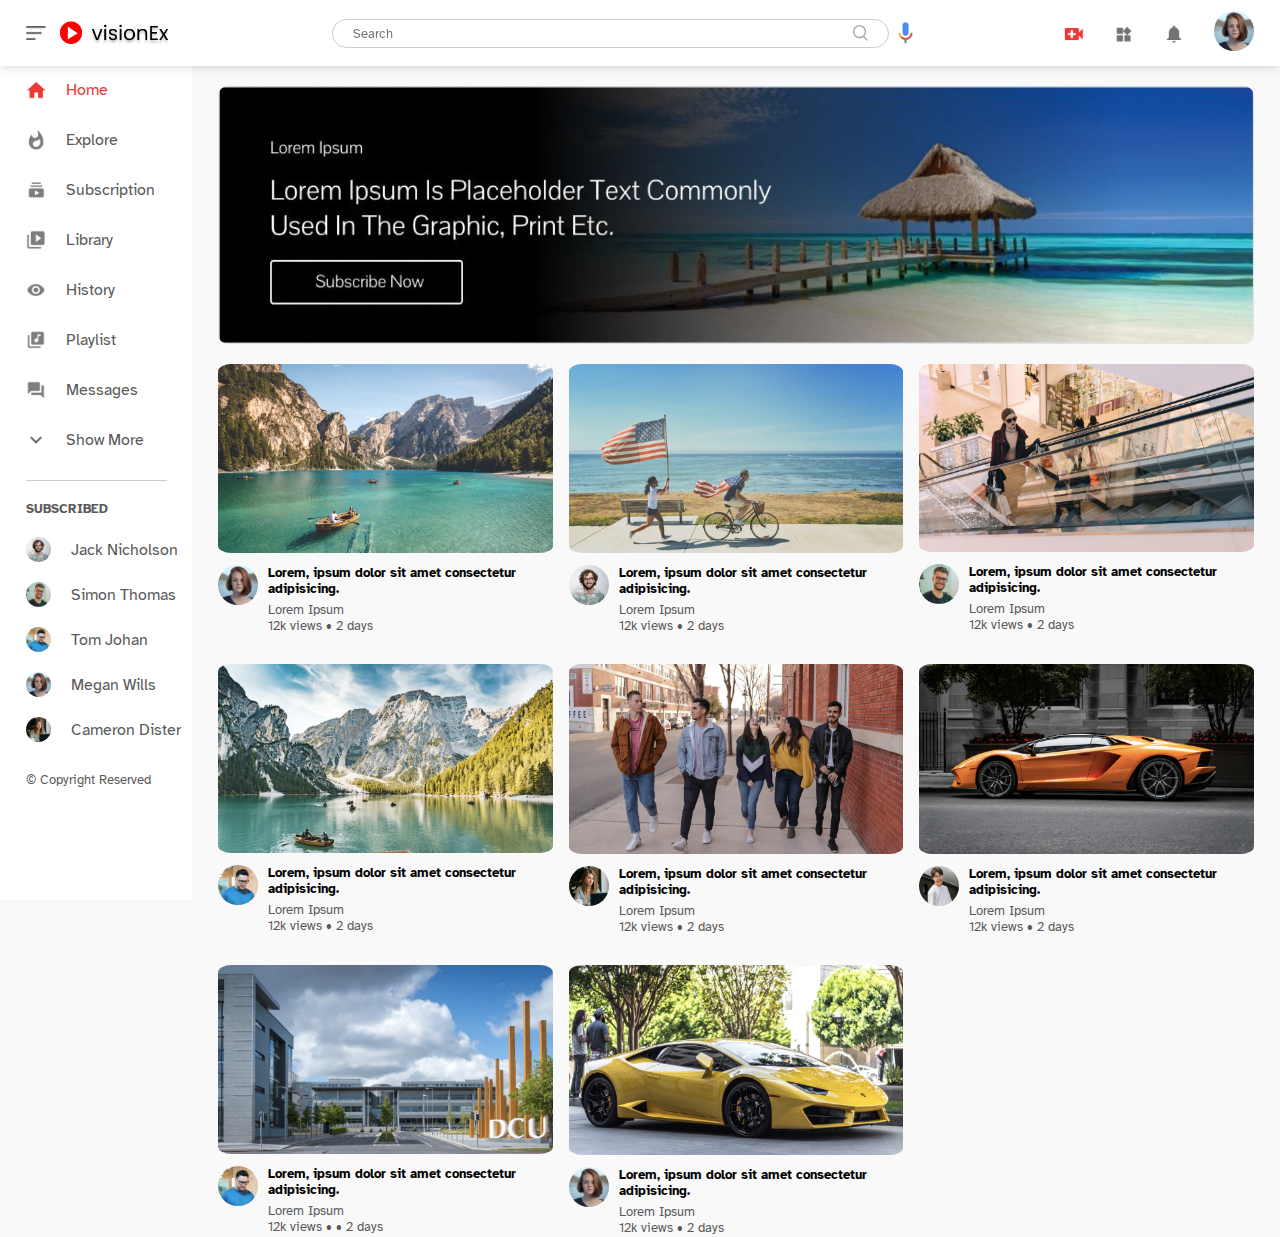
<file: index.html>
<!DOCTYPE html>
<html lang="en">
<head>
    <meta charset="UTF-8">
    <meta http-equiv="X-UA-Compatible" content="IE=edge">
    <meta name="viewport" content="width=device-width, initial-scale=1.0">
    <title>visionEx</title>
    <link rel="stylesheet" href="style.css">
    <link rel="icon" type="image/png" href="./images/favicon.png" />
    <link href="https://fonts.googleapis.com/css2?family=Atkinson+Hyperlegible&display=swap" rel="stylesheet">
</head>
<body>
    <!-- -------------------- nav -------------------- -->
    <nav class="flex-div">
        <div class="nav-left flex-div">
            <img src="./images/menu.png" class="menu-icon" alt="">
            <img src="./images/logoo.png" class="logo" alt="">
        </div>
        <div class="nav-mid flex-div">
            <div class="search-box flex-div">
                <input type="text" placeholder="Search">
                <img src="./images/search.png" alt="">
            </div>
            <img src="./images/voice-search.png" class="mic-icon" alt="">
        </div>
        <div class="nav-right flex-div">
            <img src="./images/upload.png" alt="">
            <img src="./images/more.png" alt="">
            <img src="./images/notification.png" alt="">
            <div class="dropdown">
                <img class="user-icon" src="./images/megan.png" alt="">
                <div id="myDropdown" class="dropdown-content">
                    <img src="./images/upload.png" alt="">
                    <img src="./images/more.png" alt="">
                    <img src="./images/notification.png" alt="">
                </div>
            </div>
            
        </div>
    </nav>

    <!-- -------------------- side-bar -------------------- -->

    <div class="side-bar">

        <div class="shortcut-links">
            <a href="">
                <img src="./images/home.png" alt="">
                <p>Home</p>
            </a>
            <a href="">
                <img src="./images/explore.png" alt="">
                <p>Explore</p>
            </a>
            <a href="">
                <img src="./images/subscriprion.png" alt="">
                <p>Subscription</p>
            </a>
            <a href="">
                <img src="./images/library.png" alt="">
                <p>Library</p>
            </a>
            <a href="">
                <img src="./images/history.png" alt="">
                <p>History</p>
            </a>
            <a href="">
                <img src="./images/playlist.png" alt="">
                <p>Playlist</p>
            </a>
            <a href="">
                <img src="./images/messages.png" alt="">
                <p>Messages</p>
            </a>
            <a href="">
                <img src="./images/show-more.png" alt="">
                <p>Show More</p>
            </a>
            <hr>
        </div>

        <div class="subscribed-list">
            <h3>SUBSCRIBED</h3>
            <a href="">
                <img src="./images/Jack.png" alt="">
                <p>Jack Nicholson</p>
            </a>
            <a href="">
                <img src="./images/simon.png" alt="">
                <p>Simon Thomas</p>
            </a>
            <a href="">
                <img src="./images/tom.png" alt="">
                <p>Tom Johan</p>
            </a>
            <a href="">
                <img src="./images/megan.png" alt="">
                <p>Megan Wills</p>
            </a>
            <a href="">
                <img src="./images/cameron.png" alt="">
                <p>Cameron Dister</p>
            </a>
        </div>
        <footer>&copy; Copyright Reserved</footer>
    </div>

    <!-- -------------------- main -------------------- -->

    <div class="container">
        <div class="banner">
            <img src="./images/Banner-1.JPG" alt="">
        </div>
        <div class="list-container">
            <div class="vid-list">
                <a href="play-video.html"><img src="./images/thumbnail1.png" class="thumbnail" alt=""></a>
                <div class="flex-div">
                    <img src="./images/megan.png" alt="">
                    <div class="vid-info">
                        <a href="play-video.html">Lorem, ipsum dolor sit amet consectetur adipisicing.</a>
                        <p>Lorem Ipsum</p>
                        <p>12k views &bull; 2 days</p>
    
                    </div>
                </div>
            </div>
            <div class="vid-list">
                <a href=""><img src="./images/thumbnail2.png" class="thumbnail" alt=""></a>
                <div class="flex-div">
                    <img src="./images/Jack.png" alt="">
                    <div class="vid-info">
                        <a href="">Lorem, ipsum dolor sit amet consectetur adipisicing.</a>
                        <p>Lorem Ipsum</p>
                        <p>12k views &bull; 2 days</p>
    
                    </div>
                </div>
            </div>
            <div class="vid-list">
                <a href=""><img src="./images/thumbnail3.png" class="thumbnail" alt=""></a>
                <div class="flex-div">
                    <img src="./images/simon.png" alt="">
                    <div class="vid-info">
                        <a href="">Lorem, ipsum dolor sit amet consectetur adipisicing.</a>
                        <p>Lorem Ipsum</p>
                        <p>12k views &bull; 2 days</p>
    
                    </div>
                </div>
            </div>
            <div class="vid-list">
                <a href=""><img src="./images/thumbnail4.png" class="thumbnail" alt=""></a>
                <div class="flex-div">
                    <img src="./images/tom.png" alt="">
                    <div class="vid-info">
                        <a href="">Lorem, ipsum dolor sit amet consectetur adipisicing.</a>
                        <p>Lorem Ipsum</p>
                        <p>12k views &bull; 2 days</p>
    
                    </div>
                </div>
            </div>
            <div class="vid-list">
                <a href=""><img src="./images/thumbnail5.png" class="thumbnail" alt=""></a>
                <div class="flex-div">
                    <img src="./images/cameron.png" alt="">
                    <div class="vid-info">
                        <a href="">Lorem, ipsum dolor sit amet consectetur adipisicing.</a>
                        <p>Lorem Ipsum</p>
                        <p>12k views &bull; 2 days</p>
    
                    </div>
                </div>
            </div>
            <div class="vid-list">
                <a href=""><img src="./images/thumbnail6.png" class="thumbnail" alt=""></a>
                <div class="flex-div">
                    <img src="./images/gerard.png" alt="">
                    <div class="vid-info">
                        <a href="">Lorem, ipsum dolor sit amet consectetur adipisicing.</a>
                        <p>Lorem Ipsum</p>
                        <p>12k views &bull; 2 days</p>
    
                    </div>
                </div>
            </div>
            <div class="vid-list">
                <a href=""><img src="./images/thumbnail7.png" class="thumbnail" alt=""></a>
                <div class="flex-div">
                    <img src="./images/tom.png" alt="">
                    <div class="vid-info">
                        <a href="">Lorem, ipsum dolor sit amet consectetur adipisicing.</a>
                        <p>Lorem Ipsum</p>
                        <p>12k views &bull; &bull; 2 days</p>
    
                    </div>
                </div>
            </div>
            <div class="vid-list">
                <a href=""><img src="./images/thumbnail8.png" class="thumbnail" alt=""></a>
                <div class="flex-div">
                    <img src="./images/megan.png" alt="">
                    <div class="vid-info">
                        <a href="">Lorem, ipsum dolor sit amet consectetur adipisicing.</a>
                        <p>Lorem Ipsum</p>
                        <p>12k views &bull; 2 days</p>
    
                    </div>
                </div>
            </div>
        </div>
    </div>


    <script src="app.js"></script>

</body>
</html>
</file>
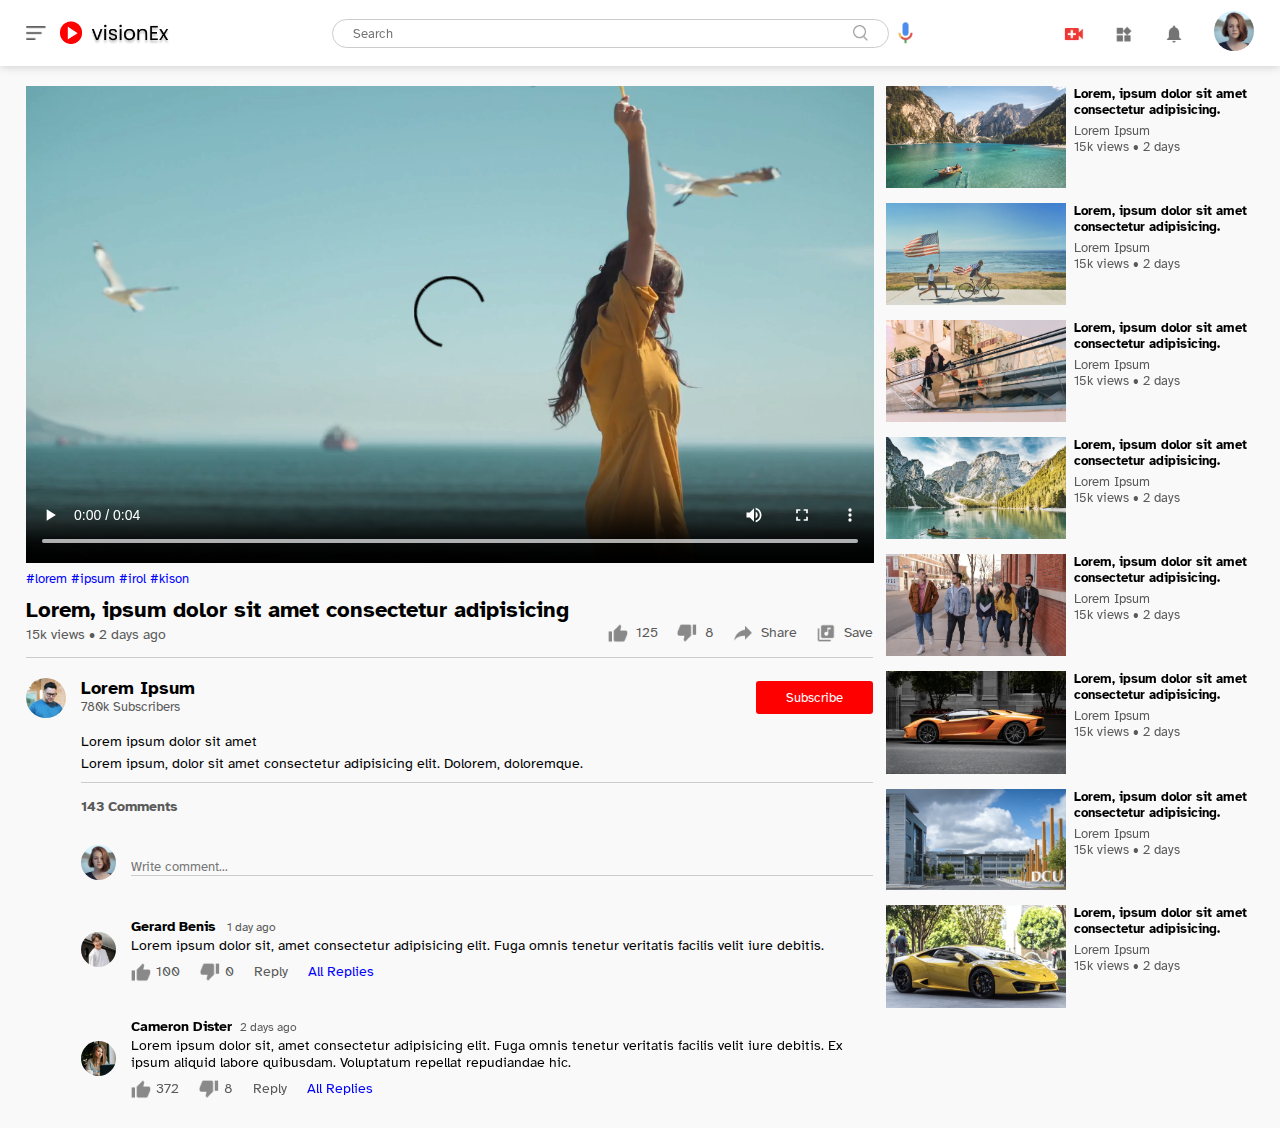
<file: play-video.html>
<!DOCTYPE html>
<html lang="en">

<head>
    <meta charset="UTF-8">
    <meta http-equiv="X-UA-Compatible" content="IE=edge">
    <meta name="viewport" content="width=device-width, initial-scale=1.0">
    <title>Play Video</title>
    <link rel="stylesheet" href="style.css">
    <link href="https://fonts.googleapis.com/css2?family=Atkinson+Hyperlegible&display=swap" rel="stylesheet">
    <link rel="icon" type="image/png" href="./images/favicon.png" />
</head>

<body>
    <nav class="flex-div">
        <div class="nav-left flex-div">
            <img src="./images/menu.png" class="menu-icon" alt="">
            <img src="./images/logoo.png" class="logo" alt="">
        </div>
        <div class="nav-mid flex-div">
            <div class="search-box flex-div">
                <input type="text" placeholder="Search">
                <img src="./images/search.png" alt="">
            </div>
            <img src="./images/voice-search.png" class="mic-icon" alt="">
        </div>
        <div class="nav-right flex-div">
            <img src="./images/upload.png" alt="">
            <img src="./images/more.png" alt="">
            <img src="./images/notification.png" alt="">
            <div class="dropdown">
                <img class="user-icon" src="./images/megan.png" alt="">
                <div id="myDropdown" class="dropdown-content">
                    <img src="./images/upload.png" alt="">
                    <img src="./images/more.png" alt="">
                    <img src="./images/notification.png" alt="">
                </div>
            </div>

        </div>
    </nav>

    <div class="container play-container">
        <div class="row">
            <div class="play-video">
                <video controls autoplay>
                    <source src="./images/video.mp4" type="video/mp4">
                </video>

                <div class="tags">
                    <a href="">#lorem</a>
                    <a href="">#ipsum</a>
                    <a href="">#irol</a>
                    <a href="">#kison</a>
                </div>

                <h3>Lorem, ipsum dolor sit amet consectetur adipisicing</h3>
                <div class="play-video-info">
                    <p>15k views &bull; 2 days ago</p>
                    <div>
                        <a href=""><img src="./images/like.png" alt="">125</a>
                        <a href=""><img src="./images/dislike.png" alt="">8</a>
                        <a href=""><img src="./images/share.png" alt="">Share</a>
                        <a href=""><img src="./images/save.png" alt="">Save</a>
                    </div>
                </div>
                <hr>

                <div class="publisher">
                    <img src="./images/tom.png" alt="">
                    <div>
                        <p>Lorem Ipsum</p>
                        <span>780k Subscribers</span>
                    </div>
                    <button type="button">Subscribe</button>
                </div>

                <div class="vid-desc">
                    <p>Lorem ipsum dolor sit amet</p>
                    <p>Lorem ipsum, dolor sit amet consectetur adipisicing elit. Dolorem, doloremque.</p>
                    <hr>
                    <h4>143 Comments</h4>

                    <div class="add-comment">
                        <img src="./images/megan.png" alt="">
                        <input type="text" placeholder="Write comment..." name="" id="">
                    </div>

                    <div class="old-comment">
                        <img src="./images/gerard.png" alt="">
                        <div>
                            <h3>Gerard Benis <span>1 day ago</span></h3>
                            <p>Lorem ipsum dolor sit, amet consectetur adipisicing elit. Fuga omnis tenetur veritatis facilis velit iure debitis. </p>
                            <div class="comment-action">
                                <img src="./images/like.png">
                                <span>100</span>
                                <img src="./images/dislike.png">
                                <span>0</span>
                                <span>Reply</span>
                                <a href="">All Replies</a>
                            </div>
                        </div>
                    </div>
                    <div class="old-comment">
                        <img src="./images/cameron.png" alt="">
                        <div>
                            <h3>Cameron Dister<span>2 days ago</span></h3>
                            <p>Lorem ipsum dolor sit, amet consectetur adipisicing elit. Fuga omnis tenetur veritatis facilis velit iure debitis. Ex ipsum aliquid labore quibusdam. Voluptatum repellat repudiandae hic.</p>
                            <div class="comment-action">
                                <img src="./images/like.png">
                                <span>372</span>
                                <img src="./images/dislike.png">
                                <span>8</span>
                                <span>Reply</span>
                                <a href="">All Replies</a>
                            </div>
                        </div>
                    </div>

                </div>

            </div>

            <hr id="comment-below">

            <div class="right-sidebar">
                <div class="side-video-list">
                    <a class="small-thumbnail" href=""><img src="./images/thumbnail1.png"></a>
                    <div class="vid-info">
                        <a href="">Lorem, ipsum dolor sit amet consectetur adipisicing.</a>
                        <p>Lorem Ipsum</p>
                        <p>15k views &bull; 2 days</p>
                    </div>
                </div>
                <div class="side-video-list">
                    <a class="small-thumbnail" href=""><img src="./images/thumbnail2.png"></a>
                    <div class="vid-info">
                        <a href="">Lorem, ipsum dolor sit amet consectetur adipisicing.</a>
                        <p>Lorem Ipsum</p>
                        <p>15k views &bull; 2 days</p>
                    </div>
                </div>
                <div class="side-video-list">
                    <a class="small-thumbnail" href=""><img src="./images/thumbnail3.png"></a>
                    <div class="vid-info">
                        <a href="">Lorem, ipsum dolor sit amet consectetur adipisicing.</a>
                        <p>Lorem Ipsum</p>
                        <p>15k views &bull; 2 days</p>
                    </div>
                </div>
                <div class="side-video-list">
                    <a class="small-thumbnail" href=""><img src="./images/thumbnail4.png"></a>
                    <div class="vid-info">
                        <a href="">Lorem, ipsum dolor sit amet consectetur adipisicing.</a>
                        <p>Lorem Ipsum</p>
                        <p>15k views &bull; 2 days</p>
                    </div>
                </div>
                <div class="side-video-list">
                    <a class="small-thumbnail" href=""><img src="./images/thumbnail5.png"></a>
                    <div class="vid-info">
                        <a href="">Lorem, ipsum dolor sit amet consectetur adipisicing.</a>
                        <p>Lorem Ipsum</p>
                        <p>15k views &bull; 2 days</p>
                    </div>
                </div>
                <div class="side-video-list">
                    <a class="small-thumbnail" href=""><img src="./images/thumbnail6.png"></a>
                    <div class="vid-info">
                        <a href="">Lorem, ipsum dolor sit amet consectetur adipisicing.</a>
                        <p>Lorem Ipsum</p>
                        <p>15k views &bull; 2 days</p>
                    </div>
                </div>
                <div class="side-video-list">
                    <a class="small-thumbnail" href=""><img src="./images/thumbnail7.png"></a>
                    <div class="vid-info">
                        <a href="">Lorem, ipsum dolor sit amet consectetur adipisicing.</a>
                        <p>Lorem Ipsum</p>
                        <p>15k views &bull; 2 days</p>
                    </div>
                </div>
                <div class="side-video-list">
                    <a class="small-thumbnail" href=""><img src="./images/thumbnail8.png"></a>
                    <div class="vid-info">
                        <a href="">Lorem, ipsum dolor sit amet consectetur adipisicing.</a>
                        <p>Lorem Ipsum</p>
                        <p>15k views &bull; 2 days</p>
                    </div>
                </div>
            </div>
        </div>
    </div>

    <script src="app.js"></script>
</body>

</html>
</file>
<file: style.css>
*{
    margin: 0;
    padding: 0;
    font-family: 'Atkinson Hyperlegible',sans-serif;
    box-sizing: border-box;
}

#favicon{
    border-radius: 50%;
}

/* ------------- nav --------------- */

a{
    text-decoration: none;
    color: #5a5a5a;
}
img{
    cursor: pointer;
}
.flex-div{
    display: flex;
    align-items: center;
}
nav{
    padding: 10px 2%;
    justify-content: space-between;
    box-shadow: 0 0 10px rgba(0, 0, 0, 0.2);
    background-color: white;
    position: sticky;
    top: 0;
    z-index: 10;
}
.nav-right img{
    margin-top: 1px;
    width: 20px;
    margin-right: 30px;
}
.nav-right .user-icon{
    width: 40px;
    border-radius: 50%;
    margin-right: 0;
}

.dropdown {
  position: relative;
  display: inline-block;
}

.dropdown-content {
  display: none;
  border-radius: 10px;
  flex-direction: column;
  position: absolute;
  background-color: #f1f1f1;
  width: fit-content;
  padding: 20%;
  box-shadow: 0px 8px 16px 0px rgba(0,0,0,0.2);
  z-index: 1;
}
.show {
    display:block;
}
.dropdown-content img{
    padding-left: 2px;
    padding-top: 3px;
    margin-right: 2px;
}
.nav-left .menu-icon{
    width: 20px;
    margin-right: 5px;
}

.nav-left .logo{
    width: 130px;
}
.nav-mid .mic-icon{
    width: 15px;
}
.nav-mid .search-box{
    border: 1px solid #ccc;
    margin-right: 9px;
    padding: 5px 20px;
    border-radius: 30px;
}

.nav-mid .search-box input{
    width: 500px;
    border: 0;
    outline: 0;
    background-color: transparent;
}
.nav-mid .search-box img {
    width: 15px;
}

/* ------------- side-bar --------------- */

.side-bar{
    background-color: white;
    width: 15%;
    height: 100vh;
    position: fixed;
    top: 0;
    padding-left: 2%;
    padding-top: 80px;
}
.shortcut-links a img{
    width: 20px;
    margin-right: 20px;
}
.shortcut-links a{
    display: flex;
    align-items: center;
    margin-bottom: 30px;
    width: fit-content;
    flex-wrap: wrap;
}
.shortcut-links a:first-child{
    color: #ed3833;
}
.side-bar hr{
    border: 0;
    height: 1px;
    background-color: #ccc;
    width: 85%;
}

.subscribed-list h3{
    font-size: 13px;
    margin: 20px 0;
    color: #5a5a5a;
}
.subscribed-list a{
    display: flex;
    align-items: center;
    margin-bottom: 20px;
    width: fit-content;
    flex-wrap: wrap;
}
.subscribed-list a img{
    width: 25px;
    border-radius: 50%;
    margin-right: 20px;
}

.small-sidebar{
    width: 5%;
}
.small-sidebar a p, .small-sidebar h3{
    display: none;
}
.small-sidebar hr{
    width: 50%;
    margin-bottom: 25px;
}

/* ------------- main --------------- */

.container{
    background: #f9f9f9;
    padding-left: 17%;
    padding-right: 2%;
    padding-top: 20px;
    padding-bottom: 1px ;
}

.large-container{
    padding-left: 6%;

}

.banner{
    width: 100%;
}
.banner img{
    width: 100%;
    border-radius: 10px;
}
.list-container{
    display: grid;
    grid-template-columns: repeat(auto-fit,minmax(250px, 1fr));
    grid-column-gap: 16px;
    grid-row-gap: 30px;
    margin-top: 15px;

}
.vid-list .thumbnail{
    width: 100%;
    border-radius: 4%;
}
.vid-list .flex-div{
    align-items: flex-start;
    margin-top: 7px;
}
.vid-list .flex-div img{
    width: 40px;
    margin-right: 10px;
    border-radius: 50%;
}
.vid-info{
    color: #5a5a5a;
    font-size: 13px; 
}
.vid-info a{
    color: black;
    font-weight: 600;
    display: block;
    margin-bottom: 5px;
}

@media(max-width:1025px){
    .menu-icon{
        display: none;
    }
    .side-bar{
        display: none;
    }
    .container, .large-container{
        padding-left: 2%;
    }
    .nav-right img{
        display: none;
    }
    .dropdown-content img{
        display: block;
    }
    .nav-right .user-icon{
        display: block;
        width: 30px;
    }
}
@media(max-width:800px){
   .nav-mid .mic-icon{
       display: none;
   } 
   .nav-mid .search-box input{
        width: 250px;
    }
}
@media(max-width:510px){
    
    .nav-mid .search-box input{
        width: 100px;
    }
    .nav-left .logo{
        width: 90px;
    }
}


/* --------------- play-video page ----------------- */
.play-container{
    padding-left: 2%;
}
.row {
    display: flex;
    justify-content: space-between;
    flex-wrap: wrap;

}
.play-video{
    flex-basis: 69%;
}
.right-sidebar{
    flex-basis: 30%;
}
.play-video video{
    width: 100%;
}

.side-video-list{
    display: flex;
    justify-content: space-between;
    margin-bottom: 10px;
}
.side-video-list img{
    width: 100%;
}
.side-video-list .small-thumbnail{
    flex-basis: 49%;
}
.side-video-list .vid-info{
    flex-basis: 49%;
}
.play-video .tags a{
    color: #0000ff;
    font-size: 13px;
}

.play-video h3{
    margin-top: 8px;
    font-weight: 600;
    font-size: 22px;
}

.play-video .play-video-info{
    display: flex;
    align-items: center;
    justify-content: space-between;
    flex-wrap: wrap;
    font-size: 14px;
    color: #5a5a5a;
}
.play-video .play-video-info a{
    display: inline-flex;
    align-items: center;
    margin-left: 15px;
}
.play-video .play-video-info a img{
    width: 20px;
    margin-right: 8px;
}
.play-video hr{
    border: 0;
    height: 1px;
    background: #ccc;
    margin: 10px 0;

}
.publisher{
    display: flex;
    align-items: center;
    margin-top: 20px;
}
.publisher img{
    border-radius: 50%;
    width: 40px;
    margin-right: 15px;
}
.publisher button{
    background: red;
    border: none;
    color: white;
    padding: 8px 30px;
    cursor: pointer;
    outline: 0;
    border-radius: 3px;
    font-weight: 500;
}

.publisher div{
    flex: 1;
    line-height: 18px;
}
.publisher div p{
    color: black;
    font-weight: 600;
    font-size: 18px;
}
.publisher div span{
    font-size: 13px;
    color: #5a5a5a;
}
.vid-desc{
    padding-left: 55px;
    margin: 15px 0;
}
.vid-desc p{
    font-size: 14px;
    margin-bottom: 5px;
}
.vid-desc h4{
    font-size: 14px;
    color: #5a5a5a;
    margin-top: 15px;
}

.add-comment{
    display: flex;
    align-items: center;
    margin: 30px 0;

}
.add-comment img{
    width: 35px;
    border-radius: 50%;
    margin-right: 15px;
}
.add-comment input{
    border: 0;
    outline: 0;
    border-bottom: 1px solid #ccc;
    width: 100%;
    padding-top: 10px;
    background: transparent;
}
.old-comment{
    display: flex;
    align-items: center;
    margin: 20px 0;
}
.old-comment img{
    width: 35px;
    border-radius: 50%;
    margin-right: 15px;

}
.old-comment h3{
    font-size: 14px;
    margin-bottom: 2px;
}
.old-comment h3 span{
    font-size: 12px;
    color: #5a5a5a;
    font-weight: 500;
    margin-left: 8px;
}
.old-comment .comment-action{
    display: flex;
    align-items: center;
    margin: 8px 0;
    font-size: 14px;
}
.old-comment .comment-action img{
    border-radius: 0;
    width: 20px;
    margin-right: 5px;
}
.old-comment .comment-action span{
    margin-right: 20px;
    color: #5a5a5a;
}
.old-comment .comment-action a{
    color: #0000ff;
}

#comment-below{
    display: none;
    border: 0;
    height: 1px;
    background: #ccc;
    margin-bottom: 20px;
    width: 100%;
}

footer{
    text-align: left;
    margin-top: 30px;
    color: #5a5a5a;
    font-size: 13px;
}

@media (max-width:486px){
    .play-video{
        flex-basis: 100%;
    }
    .right-sidebar{
        flex-basis: 100%;
    }
    .play-container{
        padding-left: 5%;
        padding-right: 5%;
    }
    .vid-desc{
        padding-left: 0;
    }
    .play-video .play-video-info a{
        margin-left: 0;
        margin-right: 15px;
        margin-top: 15px;
    }
    #comment-below{
        display: block;
    }
}
</file>
